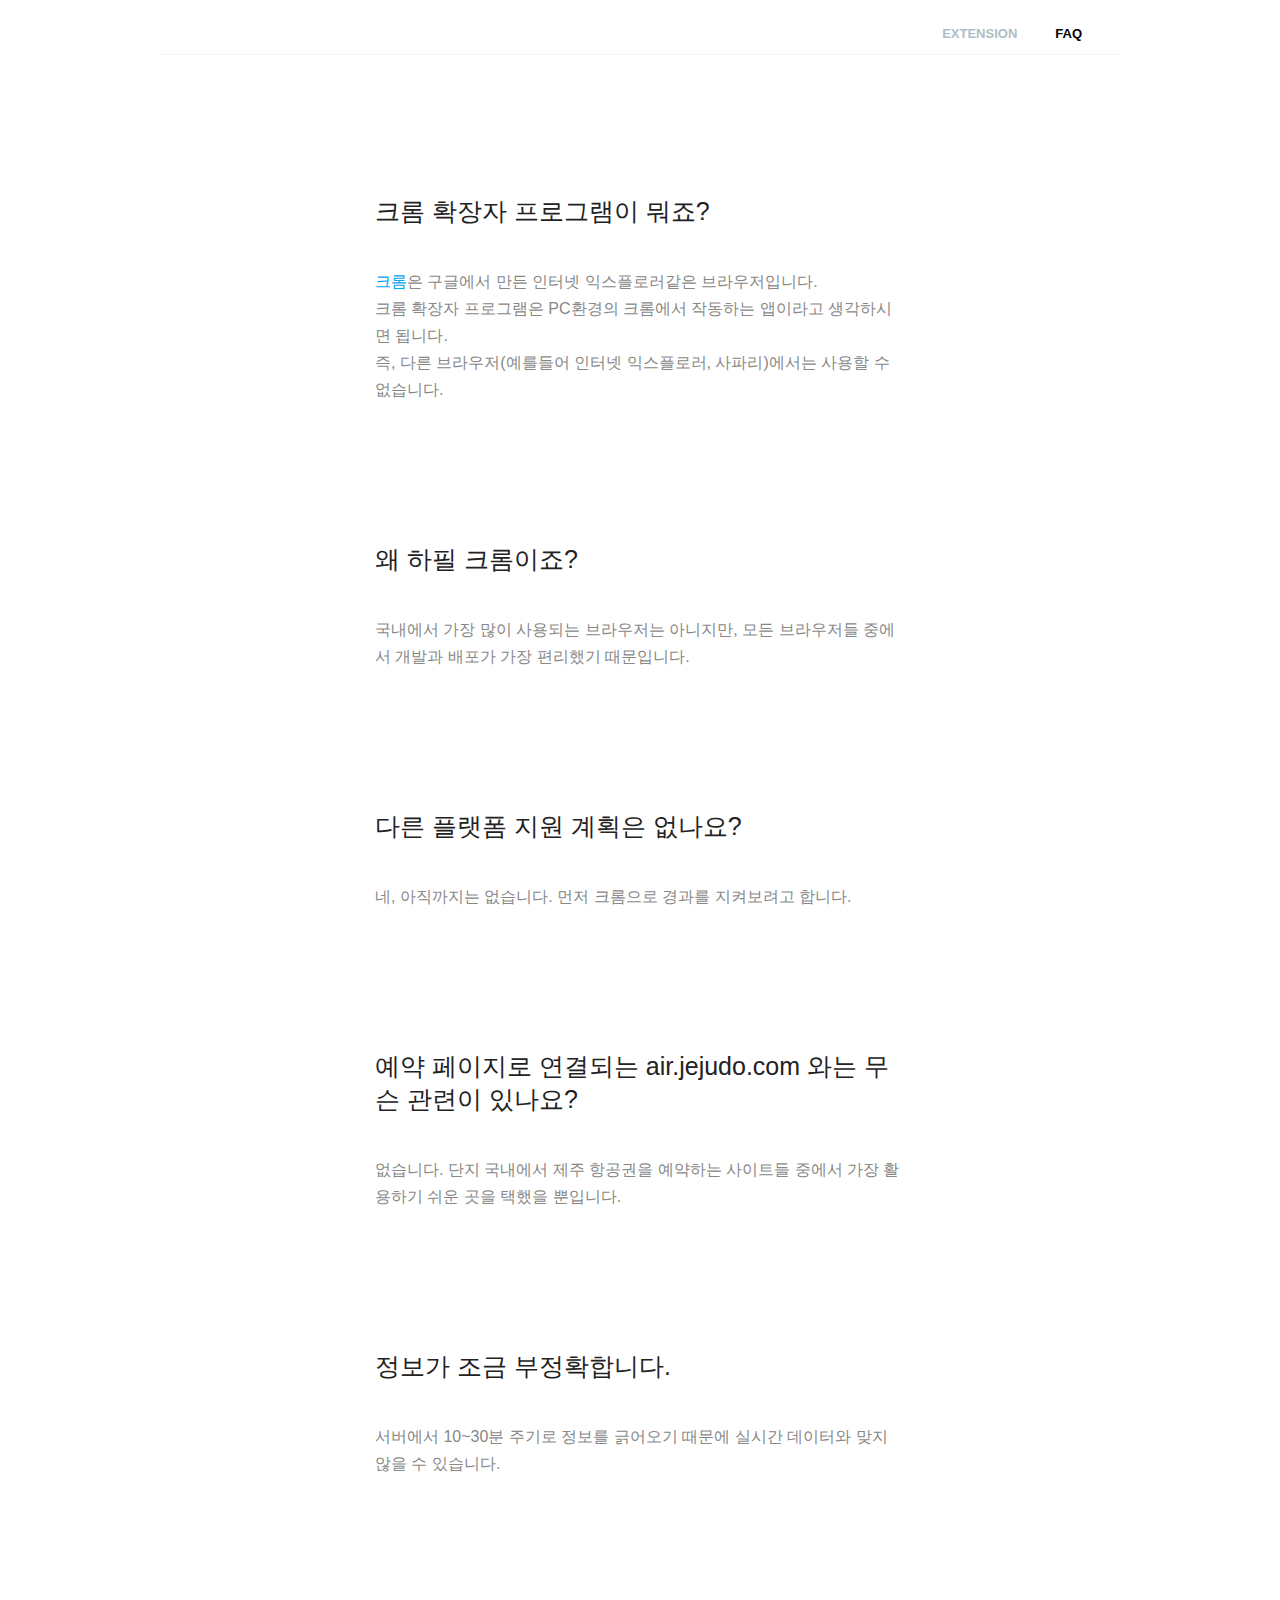
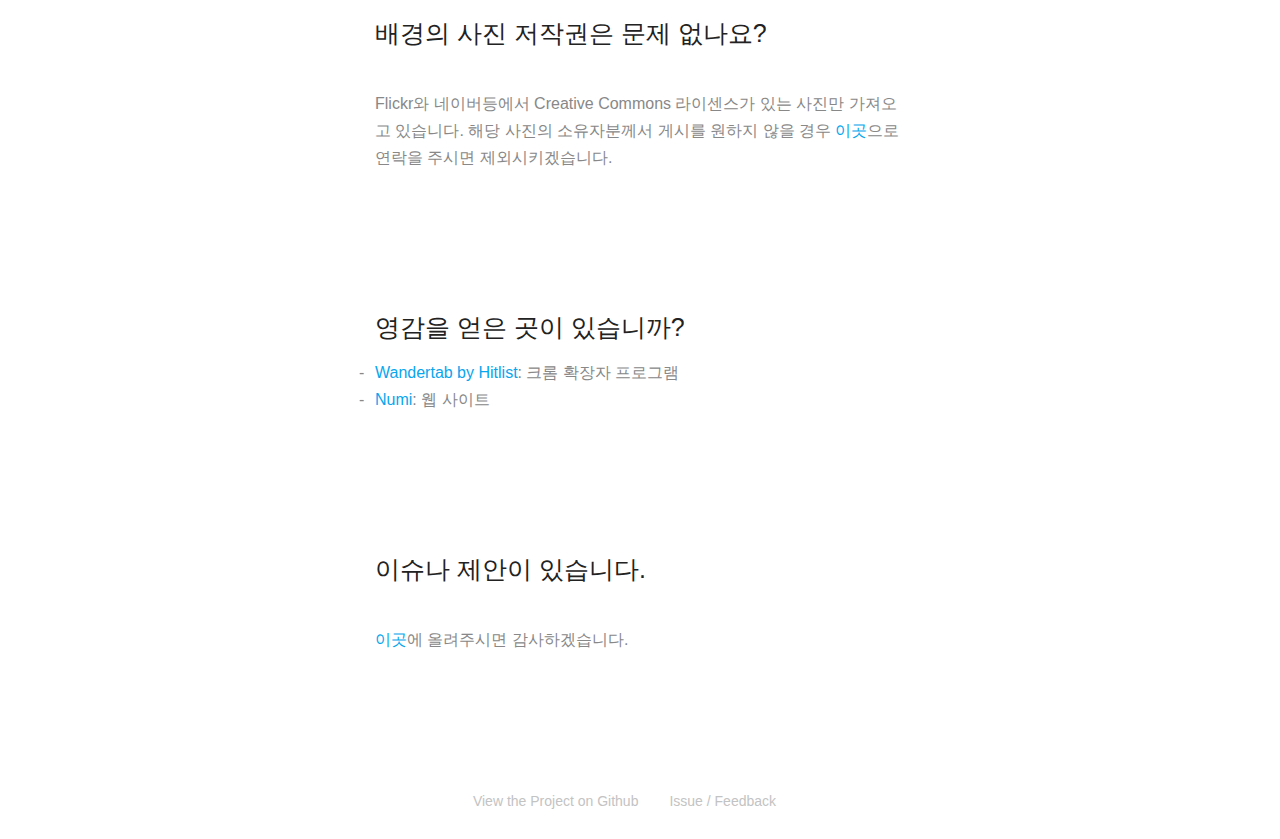
<file: faq.html>
<!DOCTYPE html>
<html lang="ko">
<head>
  <meta charset="utf-8">
  <meta http-equiv="X-UA-Compatible" content="IE=edge,chrome=1">
  <title>제주 가기 좋은 날</title>
  <meta name="description" content="">
  <meta name="viewport" content="width=device-width">

  <link rel="canonical" href="/faq/" />
  <link rel="icon" type="image/png" href="static/images/favicon-32x32.png" sizes="32x32" />
  <link rel="icon" type="image/png" href="static/images/favicon-16x16.png" sizes="16x16" />
  <link rel="shortcut icon" href="static/images/favicon.ico" />

  <link rel="stylesheet" href="static/css/style.css">
</head>


<body id="section-blog">

<div class="container">

  <div class="header">
    <ul class="menu">
      <li><a class="nav-main" href="index.html">Extension</a>
      <li><a class="nav-faq" href="faq.html">FAQ</a>
    </ul>
  </div>

  <div class="blog-entry">
    <h2>크롬 확장자 프로그램이 뭐죠?</h2>
    <div class="post-body">
      <p><a href="http://www.google.co.kr/chrome/browser/desktop/">크롬</a>은 구글에서 만든 인터넷 익스플로러같은 브라우저입니다.<br>
        크롬 확장자 프로그램은 PC환경의 크롬에서 작동하는 앱이라고 생각하시면 됩니다.<br>
        즉, 다른 브라우저(예를들어 인터넷 익스플로러, 사파리)에서는 사용할 수 없습니다.</p>
    </div>
  </div>

  <div class="blog-entry">
    <h2>왜 하필 크롬이죠?</h2>
    <div class="post-body">
      <p>국내에서 가장 많이 사용되는 브라우저는 아니지만, 모든 브라우저들 중에서 개발과 배포가 가장 편리했기 때문입니다.</p>
    </div>
  </div>

  <div class="blog-entry">
    <h2>다른 플랫폼 지원 계획은 없나요?</h2>
    <div class="post-body">
      <p>네, 아직까지는 없습니다. 먼저 크롬으로 경과를 지켜보려고 합니다.</p>
    </div>
  </div>

  <div class="blog-entry">
    <h2>예약 페이지로 연결되는 air.jejudo.com 와는 무슨 관련이 있나요?</h2>
    <div class="post-body">
      <p>없습니다. 단지 국내에서 제주 항공권을 예약하는 사이트들 중에서 가장 활용하기 쉬운 곳을 택했을 뿐입니다.</p>
    </div>
  </div>

  <div class="blog-entry">
    <h2>정보가 조금 부정확합니다.</h2>
    <div class="post-body">
      <p>서버에서 10~30분 주기로 정보를 긁어오기 때문에 실시간 데이터와 맞지 않을 수 있습니다.</p>
    </div>
  </div>

  <div class="blog-entry">
    <h2>배경의 사진 저작권은 문제 없나요?</h2>
    <div class="post-body">
      <p>Flickr와 네이버등에서 Creative Commons 라이센스가 있는 사진만 가져오고 있습니다.
        해당 사진의 소유자분께서 게시를 원하지 않을 경우 <a href="mailto:mrz1277@gmail.com">이곳</a>으로 연락을 주시면 제외시키겠습니다.</p>
    </div>
  </div>

  <div class="blog-entry">
    <h2>영감을 얻은 곳이 있습니까?</h2>
    <div class="post-body">
      <ul>
        <li><a href="http://www.hitlistapp.com/wandertab/">Wandertab by Hitlist</a>: 크롬 확장자 프로그램</li>
        <li><a href="http://numi.io/">Numi</a>: 웹 사이트</li>
      </ul>
    </div>
  </div>

  <div class="blog-entry">
    <h2>이슈나 제안이 있습니다.</h2>
    <div class="post-body">
      <p><a href="https://github.com/mrz1277/jeju-chrome/issues">이곳</a>에 올려주시면 감사하겠습니다.</p>
    </div>
  </div>

  <footer class="footer">
    <ul class="menu">
      <li><a href="https://github.com/mrz1277/jeju-chrome">View the Project on Github</a>
      <li><a href="https://github.com/mrz1277/jeju-chrome/issues">Issue / Feedback</a>
    </ul>
  </footer>

</div>

<script src="static/js/vendor/jquery.min.js"></script>
<script src="static/js/main.js"></script>
</body>


<script>
  (function(i,s,o,g,r,a,m){i['GoogleAnalyticsObject']=r;i[r]=i[r]||function(){
      (i[r].q=i[r].q||[]).push(arguments)},i[r].l=1*new Date();a=s.createElement(o),
    m=s.getElementsByTagName(o)[0];a.async=1;a.src=g;m.parentNode.insertBefore(a,m)
  })(window,document,'script','//www.google-analytics.com/analytics.js','ga');

  ga('create', 'UA-56819167-5', 'auto');
  ga('send', 'pageview');
</script>

</html>
</file>
<file: static/css/style.css>
body {
    font: 100% 'Helvetica Neue', Helvetica, Arial, Sans-serif;
    margin: 0;
    padding: 0;
    text-rendering: optimizeLegibility;
    -webkit-font-smoothing: antialiased;
    background: #fff; }

.container {
    width: 960px;
    margin: 0 auto; }

.header {
    height: 54px;
    border-bottom: 1px solid #F5F5F5; }
.header .menu {
    float: right;
    list-style: none;
    padding-top: 10px; }
.header .menu li {
    float: left;
    margin-right: 38px;
    text-transform: uppercase;
    font-size: 13px;
    font-weight: 600; }
.header .menu a {
    text-decoration: none;
    color: #B0BEC5; }

#section-main .nav-main, #section-blog .nav-faq, #section-docs .nav-docs {
    color: #000; }

.footer {
    font-size: 14px;
    color: #D3D3D3;
    clear: both;
    padding-bottom: 30px;
    padding-top: 0px;
    margin-top: 30px; }
.footer .menu {
    list-style: none;
    text-align: center;
    display: table;
    margin: 0 auto;
    padding-left: 0; }
.footer .menu li {
    float: left;
    margin-right: 31px;
    display: table-cell;
    font-weight: 400; }
.footer .menu li A {
    text-decoration: none;
    color: #C3C3C3; }

.main {
    text-align: center;
    margin-bottom: 100px; }
.main h1 {
    font-family: 궁서, Gungseo, 'UnGungseoWeb';
    font-size: 36px;
    font-weight: 600;
    line-height: 56px;
    color: #000;
    letter-spacing: 0px;
    clear: both;
    text-align: center;
    margin-top: 130px;
    margin-bottom: 70px; }
.main h2 {
    font-family: 궁서, Gungseo, 'UnGungseoWeb';
    font-size: 24px;
    font-weight: 300;
    line-height: 42px;
    color: #000;
    letter-spacing: 0px;
    clear: both;
    text-align: center;
    margin-bottom: 70px; }
.main h1 strong {
    font-weight: 500; }
.main .window {
    background-image: url("../images/main.png");
    width: 930px;
    height: 769px;
    margin-left: auto;
    margin-right: auto;
    position: relative;
    left: 0px;
    top: 0px;
    position: relative; }
.main .window #cover {
    width: 341px;
    height: 344px;
    top: 0;
    left: 0;
    cursor: pointer;
    margin: 0 auto; }
.main .window #demo {
    position: absolute;
    top: 8px;
    left: 6px;
    opacity: 1;
    width: 330px;
    height: 330px; }
.main .requirements {
    font-size: 14px;
    color: #CFCDCD;
    margin-top: 22px;
    font-weight: 400; }

a.download {
    background-color: #f39c12;
    padding-bottom: 14px;
    padding-top: 14px;
    padding-right: 26px;
    padding-left: 26px;
    text-decoration: none;
    display: inline-block;
    color: #FFFFFF;
    font-weight: bold;
    font-size: 14px;
    text-transform: uppercase;
    border-radius: 4px;
    margin-top: 66px;
    transition: 0.1s ease; }

a.download:hover {
    background: #f3b655;
    transition: 0.1s ease; }

.single-blog-entry {
    min-height: 450px; }

.blog-entry {
    width: 530px;
    margin: 140px auto;
    color: #888; }
.blog-entry h1, .blog-entry h2 {
    color: #222;
    font-size: 25px;
    font-weight: 500;
    margin: 0px 0 15px; }
.blog-entry h1 a, .blog-entry h2 a {
    text-decoration: none;
    color: #000; }
.blog-entry h3 {
    font-size: 18px;
    font-weight: 500;
    color: #333;
    margin: 30px 0; }
.blog-entry .post-date {
    text-transform: uppercase;
    font-size: 14px;
    color: #B9B9B9;
    margin: 0; }
.blog-entry img {
    margin: 40px auto;
    display: block; }
.blog-entry p {
    margin: 40px 0;
    line-height: 27px;
    font-size: 16px; }
.blog-entry pre {
    background: #F5F9FB;
    border-radius: 3px;
    display: inline-block;
    padding: 15px 20px;
    margin: 0px 0; }
.blog-entry code {
    margin: 40px 0;
    font-size: 14px;
    line-height: 26px;
    color: #08A6EE;
    font-family: 'Liberation mono', monospaced; }
.blog-entry hr {
    border: none;
    height: 1px;
    background-color: #ddd; }
.blog-entry blockquote {
    border-left: 2px solid #ccc;
    margin: 30px 0px;
    padding-left: 20px; }
.blog-entry ul {
    margin: 4px 0 40px 0;
    padding: 0 0px;
    list-style-type: none; }
.blog-entry ul li {
    line-height: 27px; }
.blog-entry ul li:before {
    content: "-";
    position: absolute;
    margin-left: -16px; }
.blog-entry a {
    color: #08A6EE;
    text-decoration: none;
    font-weight: 500; }
.blog-entry .author {
    margin: 0px 0;
    display: none; }
.blog-entry .author .avatar {
    float: left; }
.blog-entry .author .avatar img {
    left: 0px;
    margin: 0; }
.blog-entry .author .name {
    float: left;
    margin: 3px 10px; }
.blog-entry .author .name .posted_by_title {
    font-size: 12px;
    font-weight: 500;
    color: #D4D4D4;
    text-transform: uppercase;
    margin-bottom: 3px; }
.blog-entry .author .name .posted_by_name a {
    font-size: 13px;
    font-weight: 500;
    color: #3C3C3C; }
.blog-entry .author:after {
    clear: both; }
.blog-entry .img800 {
    margin-left: -120px; }

.blog-entry:after {
    clear: both;
    content: "";
    display: table;
    margin-top: -40px; }
</file>
